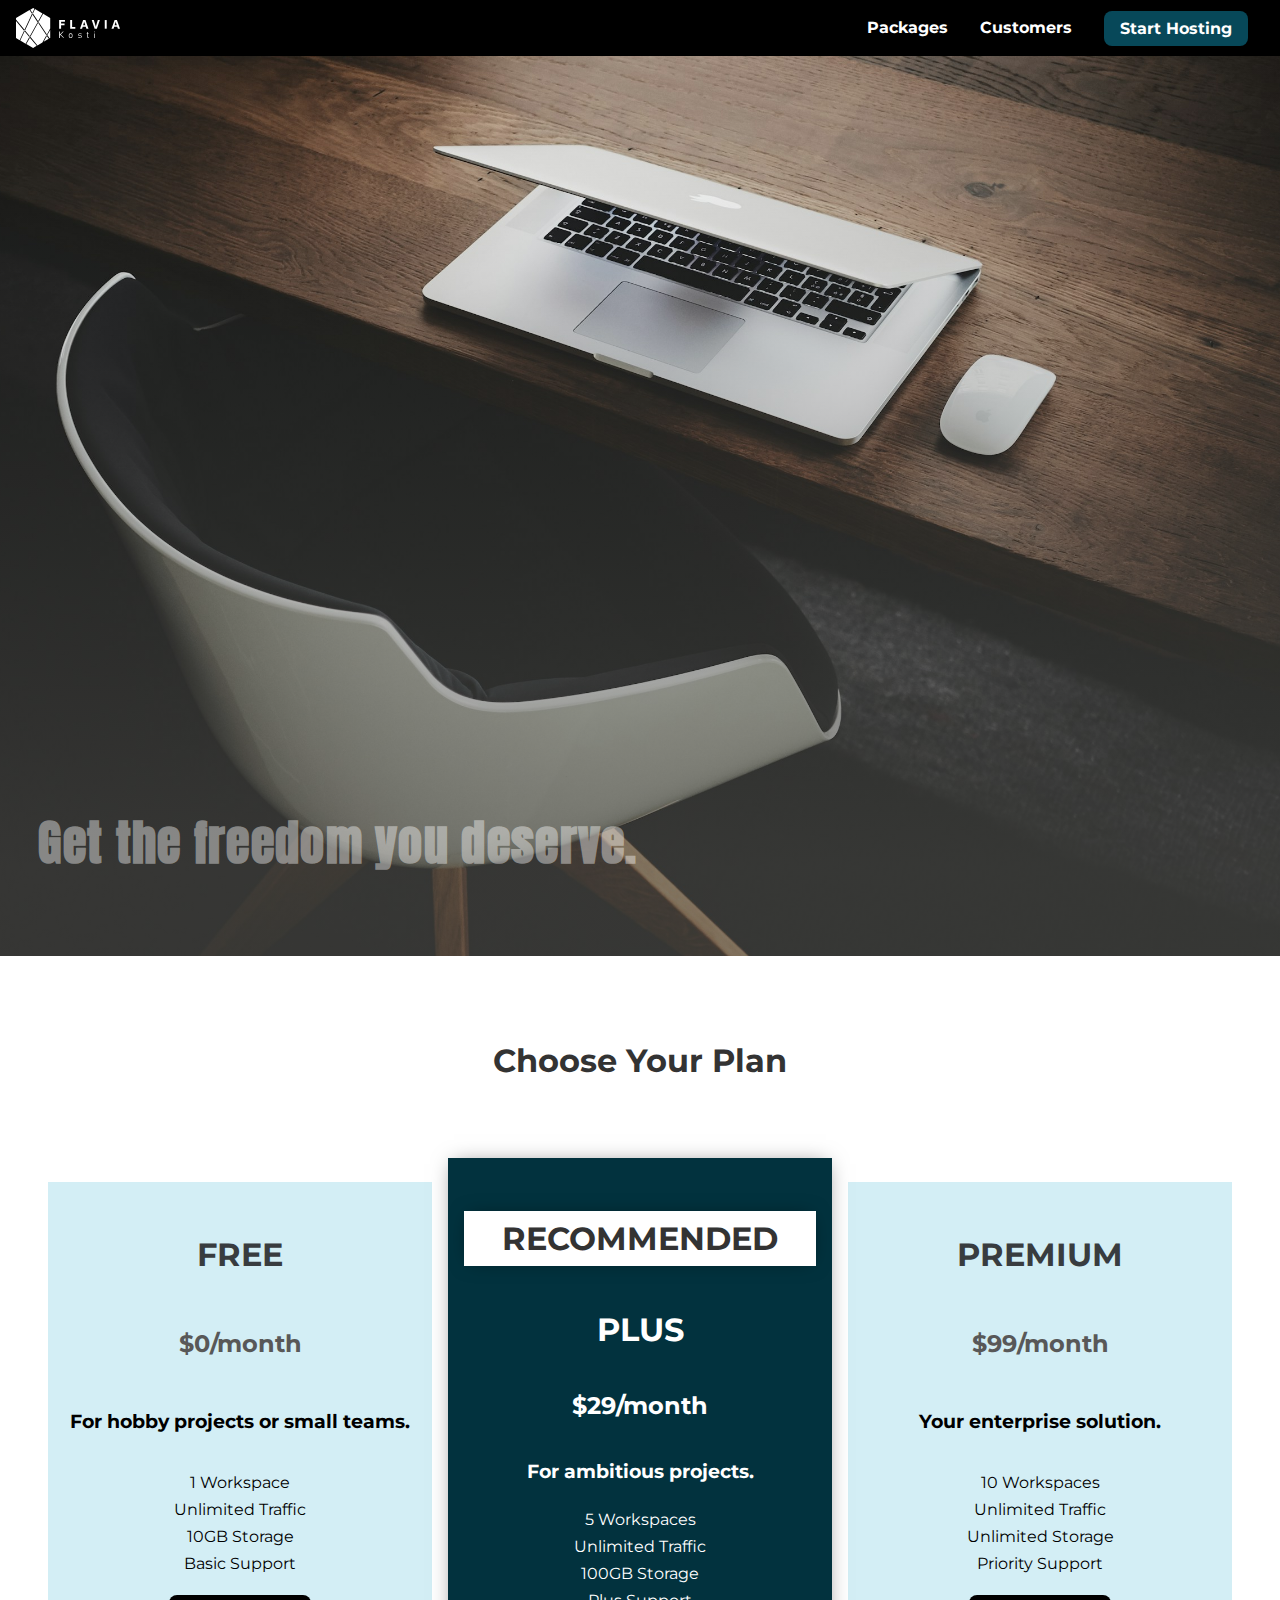
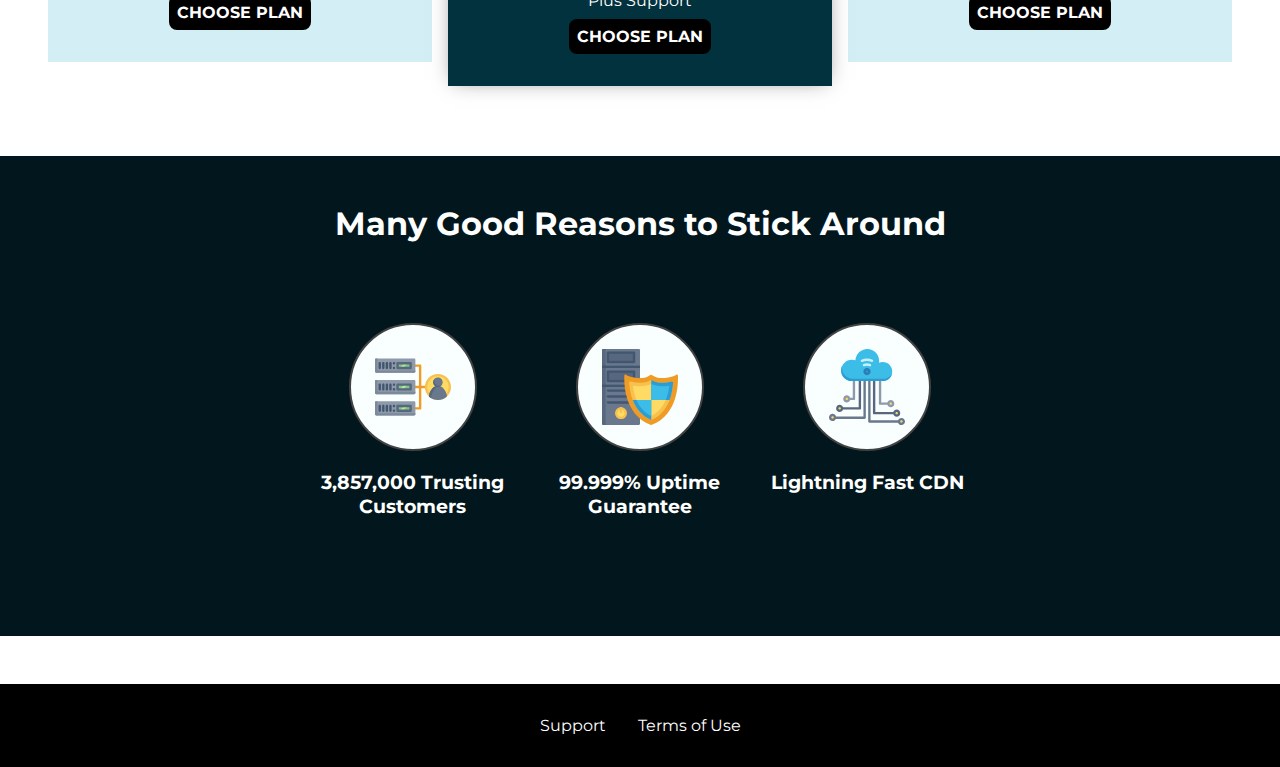
<file: index.html>
<!DOCTYPE html>
<html lang="en">

<head>
    <meta charset="UTF-8">
    <meta http-equiv="X-UA-Compatible" content="ie=edge">
    <meta name="viewport" content="width=device-width, initial-scale=1.0">
    <link rel="stylesheet" href="shared.css">
    <link rel="stylesheet" href="main.css">
    <title>CSS - Practicing the Basics</title>
</head>

<body>
    <div class="backdrop"></div>
    <div class="modal">
        <h1 class="modal__title">Do you want to continue?</h1>
        <div class="modal__actions">
            <a href="start-hosting/index.html" class="modal__action">Yes!</a>
            <button class="modal__action modal__action--negative" type="button">No!</button>
        </div>
    </div>
    <header class="main-header">
        <div>
            <button class="toggle-button">
                <span class="toggle-button__bar"></span>
                <span class="toggle-button__bar"></span>
                <span class="toggle-button__bar"></span>
            </button>
            <a href="https://all-projects-portfolio.web.app/" target="_blank" class="main-header__brand">
                <img src="images/flavia1.svg" alt="uHost - Your favorite hosting company">
            </a>
        </div>
        <nav class="main-nav">
            <ul class="main-nav__items">
                <li class="main-nav__item">
                    <a href="packages/index.html">Packages</a>
                </li>
                <li class="main-nav__item">
                    <a href="customers/index.html">Customers</a>
                </li>
                <li class="main-nav__item main-nav__item--cta">
                    <a href="start-hosting/index.html">Start Hosting</a>
                </li>
            </ul>
        </nav>
    </header>
    <nav class="mobile-nav">
        <ul class="mobile-nav__items">
            <li class="mobile-nav__item">
                <a href="packages/index.html">Packages</a>
            </li>
            <li class="mobile-nav__item">
                <a href="customers/index.html">Customers</a>
            </li>
            <li class="mobile-nav__item mobile-nav__item--cta">
                <a href="start-hosting/index.html">Start Hosting</a>
            </li>
        </ul>
    </nav>
    <main>
        <section id="product-overview">
            <h1>Get the freedom you deserve.</h1>
        </section>
        <section id="plans">
            <h1 class="section-title">Choose Your Plan</h1>
            <div class="plan__list">
                <article class="plan">
                    <h1 class="plan__title">FREE</h1>
                    <h2 class="plan__price">$0/month</h2>
                    <h3>For hobby projects or small teams.</h3>
                    <ul class="plan__features">
                        <li class="plan__feature">1 Workspace</li>
                        <li class="plan__feature">Unlimited Traffic</li>
                        <li class="plan__feature">10GB Storage</li>
                        <li class="plan__feature">Basic Support</li>
                    </ul>
                    <div>
                        <button class="button">CHOOSE PLAN</button>
                    </div>
                </article>
                <article class="plan plan--highlighted">
                    <h1 class="plan__annotation">RECOMMENDED</h1>
                    <h1 class="plan__title">PLUS</h1>
                    <h2 class="plan__price">$29/month</h2>
                    <h3>For ambitious projects.</h3>
                    <ul class="plan__features">
                        <li class="plan__feature">5 Workspaces</li>
                        <li class="plan__feature">Unlimited Traffic</li>
                        <li class="plan__feature">100GB Storage</li>
                        <li class="plan__feature">Plus Support</li>
                    </ul>
                    <div>
                        <button class="button">CHOOSE PLAN</button>
                    </div>
                </article>
                <article class="plan">
                    <h1 class="plan__title">PREMIUM</h1>
                    <h2 class="plan__price">$99/month</h2>
                    <h3>Your enterprise solution.</h3>
                    <ul class="plan__features">
                        <li class="plan__feature">10 Workspaces</li>
                        <li class="plan__feature">Unlimited Traffic</li>
                        <li class="plan__feature">Unlimited Storage</li>
                        <li class="plan__feature">Priority Support</li>
                    </ul>
                    <div>
                        <button class="button">CHOOSE PLAN</button>
                    </div>
                </article>
            </div>
        </section>
        <section id="key-features">
            <h1 class="section-title">Many Good Reasons to Stick Around</h1>
            <ul class="key-feature__list">
                <li class="key-feature">
                    <div class="key-feature__image">
                        <svg viewBox="0 0 512 512">
                            <path style="fill:#F09B24;"
                                d="M344,248h-32V112c0-4.418-3.582-8-8-8h-40c-4.418,0-8,3.582-8,8s3.582,8,8,8h32v128h-32  c-4.418,0-8,3.582-8,8s3.582,8,8,8h32v128h-32c-4.418,0-8,3.582-8,8s3.582,8,8,8h40c4.418,0,8-3.582,8-8V264h32c4.418,0,8-3.582,8-8  S348.418,248,344,248z" />
                            <path style="fill:#8E9AA9;"
                                d="M264,64H8c-4.418,0-8,3.582-8,8v80c0,4.418,3.582,8,8,8h256c4.418,0,8-3.582,8-8V72  C272,67.582,268.418,64,264,64z" />
                            <path style="fill:#7C899B;"
                                d="M24,144c-4.418,0-8-3.582-8-8V64H8c-4.418,0-8,3.582-8,8v80c0,4.418,3.582,8,8,8h256  c4.418,0,8-3.582,8-8v-8H24z" />
                            <rect x="152" y="96" style="fill:#B8E3A8;" width="88" height="32" />
                            <g>
                                <polygon style="fill:#7EC97D;" points="152,96 152,128 166,128 198,96  " />
                                <polygon style="fill:#7EC97D;" points="220,96 188,128 240,128 240,96  " />
                            </g>
                            <path style="fill:#56677E;"
                                d="M240,136h-88c-4.418,0-8-3.582-8-8V96c0-4.418,3.582-8,8-8h88c4.418,0,8,3.582,8,8v32  C248,132.418,244.418,136,240,136z M160,120h72v-16h-72V120z" />
                            <g>
                                <path style="fill:#435670;"
                                    d="M32,136c-4.418,0-8-3.582-8-8V96c0-4.418,3.582-8,8-8s8,3.582,8,8v32C40,132.418,36.418,136,32,136z   " />
                                <path style="fill:#435670;"
                                    d="M56,136c-4.418,0-8-3.582-8-8V96c0-4.418,3.582-8,8-8s8,3.582,8,8v32C64,132.418,60.418,136,56,136z   " />
                                <path style="fill:#435670;"
                                    d="M80,136c-4.418,0-8-3.582-8-8V96c0-4.418,3.582-8,8-8s8,3.582,8,8v32C88,132.418,84.418,136,80,136z   " />
                                <path style="fill:#435670;"
                                    d="M104,136c-4.418,0-8-3.582-8-8V96c0-4.418,3.582-8,8-8s8,3.582,8,8v32   C112,132.418,108.418,136,104,136z" />
                                <path style="fill:#435670;"
                                    d="M128,105c-4.418,0-8-3.582-8-8v-1c0-4.418,3.582-8,8-8s8,3.582,8,8v1   C136,101.418,132.418,105,128,105z" />
                                <path style="fill:#435670;"
                                    d="M128,136c-4.418,0-8-3.582-8-8v-1c0-4.418,3.582-8,8-8s8,3.582,8,8v1   C136,132.418,132.418,136,128,136z" />
                            </g>
                            <path style="fill:#8E9AA9;"
                                d="M264,208H8c-4.418,0-8,3.582-8,8v80c0,4.418,3.582,8,8,8h256c4.418,0,8-3.582,8-8v-80  C272,211.582,268.418,208,264,208z" />
                            <path style="fill:#7C899B;"
                                d="M24,288c-4.418,0-8-3.582-8-8v-72H8c-4.418,0-8,3.582-8,8v80c0,4.418,3.582,8,8,8h256  c4.418,0,8-3.582,8-8v-8H24z" />
                            <rect x="152" y="240" style="fill:#B8E3A8;" width="88" height="32" />
                            <g>
                                <polygon style="fill:#7EC97D;" points="152,240 152,272 166,272 198,240  " />
                                <polygon style="fill:#7EC97D;" points="220,240 188,272 240,272 240,240  " />
                            </g>
                            <path style="fill:#56677E;"
                                d="M240,280h-88c-4.418,0-8-3.582-8-8v-32c0-4.418,3.582-8,8-8h88c4.418,0,8,3.582,8,8v32  C248,276.418,244.418,280,240,280z M160,264h72v-16h-72V264z" />
                            <g>
                                <path style="fill:#435670;"
                                    d="M32,280c-4.418,0-8-3.582-8-8v-32c0-4.418,3.582-8,8-8s8,3.582,8,8v32C40,276.418,36.418,280,32,280   z" />
                                <path style="fill:#435670;"
                                    d="M56,280c-4.418,0-8-3.582-8-8v-32c0-4.418,3.582-8,8-8s8,3.582,8,8v32C64,276.418,60.418,280,56,280   z" />
                                <path style="fill:#435670;"
                                    d="M80,280c-4.418,0-8-3.582-8-8v-32c0-4.418,3.582-8,8-8s8,3.582,8,8v32C88,276.418,84.418,280,80,280   z" />
                                <path style="fill:#435670;"
                                    d="M104,280c-4.418,0-8-3.582-8-8v-32c0-4.418,3.582-8,8-8s8,3.582,8,8v32   C112,276.418,108.418,280,104,280z" />
                                <path style="fill:#435670;"
                                    d="M128,249c-4.418,0-8-3.582-8-8v-1c0-4.418,3.582-8,8-8s8,3.582,8,8v1   C136,245.418,132.418,249,128,249z" />
                                <path style="fill:#435670;"
                                    d="M128,280c-4.418,0-8-3.582-8-8v-1c0-4.418,3.582-8,8-8s8,3.582,8,8v1   C136,276.418,132.418,280,128,280z" />
                            </g>
                            <path style="fill:#8E9AA9;"
                                d="M264,352H8c-4.418,0-8,3.582-8,8v80c0,4.418,3.582,8,8,8h256c4.418,0,8-3.582,8-8v-80  C272,355.582,268.418,352,264,352z" />
                            <path style="fill:#7C899B;"
                                d="M24,432c-4.418,0-8-3.582-8-8v-72H8c-4.418,0-8,3.582-8,8v80c0,4.418,3.582,8,8,8h256  c4.418,0,8-3.582,8-8v-8H24z" />
                            <rect x="152" y="384" style="fill:#B8E3A8;" width="88" height="32" />
                            <g>
                                <polygon style="fill:#7EC97D;" points="152,384 152,416 166,416 198,384  " />
                                <polygon style="fill:#7EC97D;" points="220,384 188,416 240,416 240,384  " />
                            </g>
                            <path style="fill:#56677E;"
                                d="M240,424h-88c-4.418,0-8-3.582-8-8v-32c0-4.418,3.582-8,8-8h88c4.418,0,8,3.582,8,8v32  C248,420.418,244.418,424,240,424z M160,408h72v-16h-72V408z" />
                            <g>
                                <path style="fill:#435670;"
                                    d="M32,424c-4.418,0-8-3.582-8-8v-32c0-4.418,3.582-8,8-8s8,3.582,8,8v32C40,420.418,36.418,424,32,424   z" />
                                <path style="fill:#435670;"
                                    d="M56,424c-4.418,0-8-3.582-8-8v-32c0-4.418,3.582-8,8-8s8,3.582,8,8v32C64,420.418,60.418,424,56,424   z" />
                                <path style="fill:#435670;"
                                    d="M80,424c-4.418,0-8-3.582-8-8v-32c0-4.418,3.582-8,8-8s8,3.582,8,8v32C88,420.418,84.418,424,80,424   z" />
                                <path style="fill:#435670;"
                                    d="M104,424c-4.418,0-8-3.582-8-8v-32c0-4.418,3.582-8,8-8s8,3.582,8,8v32   C112,420.418,108.418,424,104,424z" />
                                <path style="fill:#435670;"
                                    d="M128,393c-4.418,0-8-3.582-8-8v-1c0-4.418,3.582-8,8-8s8,3.582,8,8v1   C136,389.418,132.418,393,128,393z" />
                                <path style="fill:#435670;"
                                    d="M128,424c-4.418,0-8-3.582-8-8v-1c0-4.418,3.582-8,8-8s8,3.582,8,8v1   C136,420.418,132.418,424,128,424z" />
                            </g>
                            <path style="fill:#F7C14D;"
                                d="M424,168c-48.523,0-88,39.477-88,88s39.477,88,88,88s88-39.477,88-88S472.523,168,424,168z" />
                            <path style="fill:#FFDB66;"
                                d="M424,184c-39.701,0-72,32.299-72,72s32.299,72,72,72s72-32.299,72-72S463.701,184,424,184z" />
                            <path style="fill:#69788D;"
                                d="M484.893,314.16C476.393,274.588,451.922,248,424,248s-52.393,26.588-60.893,66.16  c-0.605,2.82,0.354,5.749,2.511,7.664C381.731,336.124,402.465,344,424,344s42.269-7.876,58.381-22.176  C484.539,319.909,485.498,316.98,484.893,314.16z" />
                            <path style="fill:#56677E;"
                                d="M434.053,249.171C430.768,248.403,427.411,248,424,248c-27.922,0-52.393,26.588-60.893,66.16  c-0.605,2.82,0.354,5.749,2.511,7.664c3.383,3.002,6.979,5.703,10.734,8.125C384.904,286.243,407.373,255.378,434.053,249.171z" />
                            <path style="fill:#69788D;"
                                d="M424,192c-17.645,0-32,14.355-32,32s14.355,32,32,32s32-14.355,32-32S441.645,192,424,192z" />
                            <path style="fill:#56677E;"
                                d="M432,248c-17.645,0-32-14.355-32-32c0-6.783,2.128-13.076,5.742-18.258  C397.444,203.53,392,213.138,392,224c0,17.645,14.355,32,32,32c10.862,0,20.471-5.444,26.258-13.742  C445.076,245.872,438.783,248,432,248z" />

                        </svg>
                    </div>
                    <p class="key-feature__description">3,857,000 Trusting Customers</p>
                </li>
                <li class="key-feature">
                    <div class="key-feature__image">
                        <svg viewBox="0 0 512 512">
                            <path style="fill:#69788D;"
                                d="M248,0H8C3.582,0,0,3.582,0,8v496c0,4.418,3.582,8,8,8h240c4.418,0,8-3.582,8-8V8  C256,3.582,252.418,0,248,0z" />
                            <path style="fill:#56677E;"
                                d="M24,504V8c0-4.418,3.582-8,8-8H8C3.582,0,0,3.582,0,8v496c0,4.418,3.582,8,8,8h24  C27.582,512,24,508.418,24,504z" />
                            <g>
                                <rect x="0" y="112" style="fill:#435670;" width="256" height="16" />
                                <rect x="0" y="240" style="fill:#435670;" width="256" height="16" />
                            </g>
                            <path style="fill:#F7C14D;"
                                d="M128,392c-22.056,0-40,17.944-40,40s17.944,40,40,40s40-17.944,40-40S150.056,392,128,392z" />
                            <path style="fill:#FFDB66;"
                                d="M128,408c-13.233,0-24,10.767-24,24s10.767,24,24,24s24-10.767,24-24S141.233,408,128,408z" />
                            <path style="fill:#F7C14D;"
                                d="M128,392c-2.739,0-5.414,0.278-8,0.805V424c0,4.418,3.582,8,8,8c4.418,0,8-3.582,8-8v-31.195  C133.414,392.278,130.739,392,128,392z" />
                            <g>
                                <path style="fill:#435670;"
                                    d="M216,288H40c-4.418,0-8-3.582-8-8s3.582-8,8-8h176c4.418,0,8,3.582,8,8S220.418,288,216,288z" />
                                <path style="fill:#435670;"
                                    d="M216,328H40c-4.418,0-8-3.582-8-8s3.582-8,8-8h176c4.418,0,8,3.582,8,8S220.418,328,216,328z" />
                                <path style="fill:#435670;"
                                    d="M216,368H40c-4.418,0-8-3.582-8-8s3.582-8,8-8h176c4.418,0,8,3.582,8,8S220.418,368,216,368z" />
                                <path style="fill:#435670;"
                                    d="M216,16H40c-4.418,0-8,3.582-8,8v64c0,4.418,3.582,8,8,8h176c4.418,0,8-3.582,8-8V24   C224,19.582,220.418,16,216,16z" />
                            </g>
                            <rect x="48" y="32" style="fill:#56677E;" width="160" height="48" />
                            <path style="fill:#435670;"
                                d="M216,144H40c-4.418,0-8,3.582-8,8v64c0,4.418,3.582,8,8,8h176c4.418,0,8-3.582,8-8v-64  C224,147.582,220.418,144,216,144z" />
                            <rect x="48" y="160" style="fill:#56677E;" width="160" height="48" />
                            <path style="fill:#F09B24;"
                                d="M511.747,180.237c-0.194-6.537-8.107-10.107-13.135-5.894c-5.6,4.693-42.904,21.282-98.514,21.282  c-33.45,0-64.625-20.999-64.929-21.206c-2.9-1.991-6.764-1.85-9.512,0.346c-2.677,2.135-27.201,20.86-63.793,20.86  c-55.607,0-92.914-16.589-98.515-21.282c-5.028-4.211-12.941-0.645-13.135,5.894c-1.634,54.834,4.655,105.941,18.693,151.903  c12.096,39.604,29.759,74.047,52.497,102.373c27.538,34.304,62.743,59.882,104.66,76.045c3.069,1.918,6.757,1.921,9.83,0  c41.917-16.163,77.122-41.741,104.66-76.045c22.738-28.326,40.401-62.77,52.497-102.373  C507.092,286.179,513.381,235.071,511.747,180.237z" />
                            <path style="fill:#F7C14D;"
                                d="M476.21,221.226c-1.953-1.631-4.568-2.235-7.036-1.628c-21.686,5.327-44.926,8.028-69.075,8.028  c-25.926,0-49.633-8.975-64.955-16.504c-2.307-1.134-5.016-1.091-7.284,0.116c-14.059,7.477-36.919,16.388-65.994,16.388  c-24.153,0-47.394-2.701-69.075-8.028c-5.155-1.268-10.221,2.966-9.894,8.261c2.077,33.693,7.668,65.635,16.616,94.935  c22.774,74.565,66.139,126.334,128.888,153.868c2.032,0.891,4.397,0.891,6.43,0c61.777-27.107,104.716-78.876,127.62-153.868  c8.948-29.3,14.539-61.241,16.616-94.935C479.224,225.319,478.163,222.856,476.21,221.226z" />
                            <path style="fill:#FFDB66;"
                                d="M331.609,451.727c-52.604-25.289-89.304-70.987-109.144-135.944  c-6.532-21.39-11.162-44.336-13.82-68.447c17.133,2.852,34.952,4.291,53.22,4.291c29.394,0,53.376-7.793,69.978-15.561  c17.44,7.736,41.656,15.561,68.256,15.561c18.267,0,36.085-1.439,53.219-4.291c-2.659,24.112-7.288,47.06-13.82,68.448  C419.545,381.108,383.27,426.805,331.609,451.727z" />
                            <g>
                                <path style="fill:#2C9DD4;"
                                    d="M479.066,227.858c0.157-2.539-0.903-5.002-2.856-6.633s-4.568-2.235-7.036-1.628   c-21.686,5.327-44.926,8.028-69.075,8.028c-25.926,0-49.633-8.975-64.955-16.504c-1.057-0.52-2.2-0.78-3.345-0.806l-0.072,133.351   h123.601c2.556-6.746,4.933-13.702,7.123-20.874C471.398,293.493,476.989,261.552,479.066,227.858z" />
                                <path style="fill:#2C9DD4;"
                                    d="M206.658,343.667c24.153,63.42,65.028,108.108,121.743,132.995c1.031,0.452,2.147,0.673,3.263,0.666   l0.063-133.661H206.658z" />
                            </g>
                            <g>
                                <path style="fill:#3CBDE8;"
                                    d="M439.497,315.783c6.532-21.389,11.161-44.336,13.82-68.448c-17.134,2.852-34.952,4.291-53.219,4.291   c-26.6,0-50.815-7.824-68.256-15.561l-0.116,107.601h97.758C433.179,334.807,436.524,325.518,439.497,315.783z" />
                                <path style="fill:#3CBDE8;"
                                    d="M232.523,343.667c21.144,50.298,54.363,86.56,99.087,108.06l0.117-108.06H232.523z" />
                            </g>
                        </svg>
                    </div>
                    <p class="key-feature__description">99.999% Uptime Guarantee</p>
                </li>
                <li class="key-feature">
                    <div class="key-feature__image">
                        <svg viewBox="0 0 512 512">
                            <path style="fill:#8E9AA9;"
                                d="M168,200c-4.418,0-8,3.582-8,8v120h-17.376c-3.302-9.311-12.194-16-22.624-16  c-13.234,0-24,10.767-24,24s10.766,24,24,24c10.429,0,19.321-6.689,22.624-16H168c4.418,0,8-3.582,8-8V208  C176,203.582,172.418,200,168,200z" />
                            <path style="fill:#FFDB66;"
                                d="M120,328c-4.411,0-8,3.589-8,8s3.589,8,8,8s8-3.589,8-8S124.411,328,120,328z" />
                            <path style="fill:#56677E;"
                                d="M208,200c-4.418,0-8,3.582-8,8v184H94.624C91.322,382.689,82.43,376,72,376  c-13.234,0-24,10.767-24,24s10.766,24,24,24c10.429,0,19.321-6.689,22.624-16H208c4.418,0,8-3.582,8-8V208  C216,203.582,212.418,200,208,200z" />
                            <path style="fill:#FFDB66;"
                                d="M72,392c-4.411,0-8,3.589-8,8s3.589,8,8,8s8-3.589,8-8S76.411,392,72,392z" />
                            <path style="fill:#69788D;"
                                d="M240,208c-4.418,0-8,3.582-8,8v239H47.24c-2.671-10.34-12.078-18-23.24-18c-13.234,0-24,10.767-24,24  s10.766,24,24,24c9.666,0,18.009-5.747,21.809-14H240c4.418,0,8-3.582,8-8V216C248,211.582,244.418,208,240,208z" />
                            <path style="fill:#FFDB66;"
                                d="M24,453c-4.411,0-8,3.589-8,8s3.589,8,8,8s8-3.589,8-8S28.411,453,24,453z" />
                            <path style="fill:#69788D;"
                                d="M488,464c-10.429,0-19.321,6.689-22.624,16H280V208c0-4.418-3.582-8-8-8s-8,3.582-8,8v280  c0,4.418,3.582,8,8,8h193.376c3.302,9.311,12.194,16,22.624,16c13.234,0,24-10.767,24-24S501.234,464,488,464z" />
                            <path style="fill:#FFDB66;"
                                d="M488,480c-4.411,0-8,3.589-8,8s3.589,8,8,8s8-3.589,8-8S492.411,480,488,480z" />
                            <path style="fill:#56677E;"
                                d="M456,408c-10.429,0-19.321,6.689-22.624,16H312V208c0-4.418-3.582-8-8-8s-8,3.582-8,8v224  c0,4.418,3.582,8,8,8h129.376c3.302,9.311,12.194,16,22.624,16c13.234,0,24-10.767,24-24S469.234,408,456,408z" />
                            <path style="fill:#FFDB66;"
                                d="M456,424c-4.411,0-8,3.589-8,8s3.589,8,8,8s8-3.589,8-8S460.411,424,456,424z" />
                            <path style="fill:#8E9AA9;"
                                d="M416,344c-10.429,0-19.321,6.689-22.624,16H352V208c0-4.418-3.582-8-8-8s-8,3.582-8,8v160  c0,4.418,3.582,8,8,8h49.376c3.302,9.311,12.194,16,22.624,16c13.234,0,24-10.767,24-24S429.234,344,416,344z" />
                            <path style="fill:#FFDB66;"
                                d="M416,360c-4.411,0-8,3.589-8,8s3.589,8,8,8s8-3.589,8-8S420.411,360,416,360z" />
                            <path style="fill:#3CBDE8;"
                                d="M362,88c-8.741,0-17.231,1.751-25.06,5.085C337.646,88.797,338,84.43,338,80  c0-44.112-35.888-80-80-80c-42.823,0-77.895,33.816-79.909,76.149C170.393,73.415,162.244,72,154,72c-39.701,0-72,32.299-72,72  s32.299,72,72,72h208c35.29,0,64-28.71,64-64S397.29,88,362,88z" />
                            <path style="fill:#2C9DD4;"
                                d="M368,200H160c-39.701,0-72-32.299-72-72c0-5.863,0.721-11.559,2.05-17.019  C84.918,120.88,82,132.102,82,144c0,39.701,32.299,72,72,72h208c30.389,0,55.88-21.296,62.379-49.743  C413.565,186.327,392.352,200,368,200z" />
                            <path style="fill:#2A7DB5;"
                                d="M256,128c-13.234,0-24,10.767-24,24s10.766,24,24,24c13.233,0,24-10.767,24-24S269.233,128,256,128z" />
                            <path style="fill:#2C9DD4;"
                                d="M256,144c-4.411,0-8,3.589-8,8s3.589,8,8,8c4.411,0,8-3.589,8-8S260.411,144,256,144z" />
                            <g>
                                <path style="fill:#C5F1FA;"
                                    d="M221.755,87.695c-2.994,0-5.864-1.688-7.233-4.572c-1.894-3.991-0.194-8.763,3.798-10.657   C230.157,66.849,242.834,64,256,64c13.166,0,25.844,2.849,37.68,8.466c3.992,1.895,5.692,6.666,3.798,10.657   s-6.666,5.692-10.657,3.798C277.144,82.328,266.774,80,256,80c-10.774,0-21.144,2.328-30.821,6.921   C224.072,87.446,222.904,87.695,221.755,87.695z" />
                                <path style="fill:#C5F1FA;"
                                    d="M276.545,116.618c-1.148,0-2.316-0.249-3.424-0.774C267.745,113.293,261.985,112,256,112   c-5.985,0-11.745,1.293-17.121,3.844c-3.991,1.895-8.763,0.192-10.657-3.798c-1.894-3.992-0.193-8.764,3.798-10.657   C239.557,97.813,247.625,96,256,96c8.376,0,16.444,1.813,23.98,5.389c3.991,1.894,5.692,6.665,3.798,10.657   C282.41,114.93,279.539,116.618,276.545,116.618z" />
                            </g>

                        </svg>
                    </div>
                    <p class="key-feature__description">Lightning Fast CDN</p>
                </li>
            </ul>
        </section>
    </main>
    <footer class="main-footer">
        <nav>
            <ul class="main-footer__links">
                <li class="main-footer__link">
                    <a href="#">Support</a>
                </li>
                <li class="main-footer__link">
                    <a href="#">Terms of Use</a>
                </li>
            </ul>
        </nav>
    </footer>
    <script src="shared.js"></script>
</body>

</html>
</file>
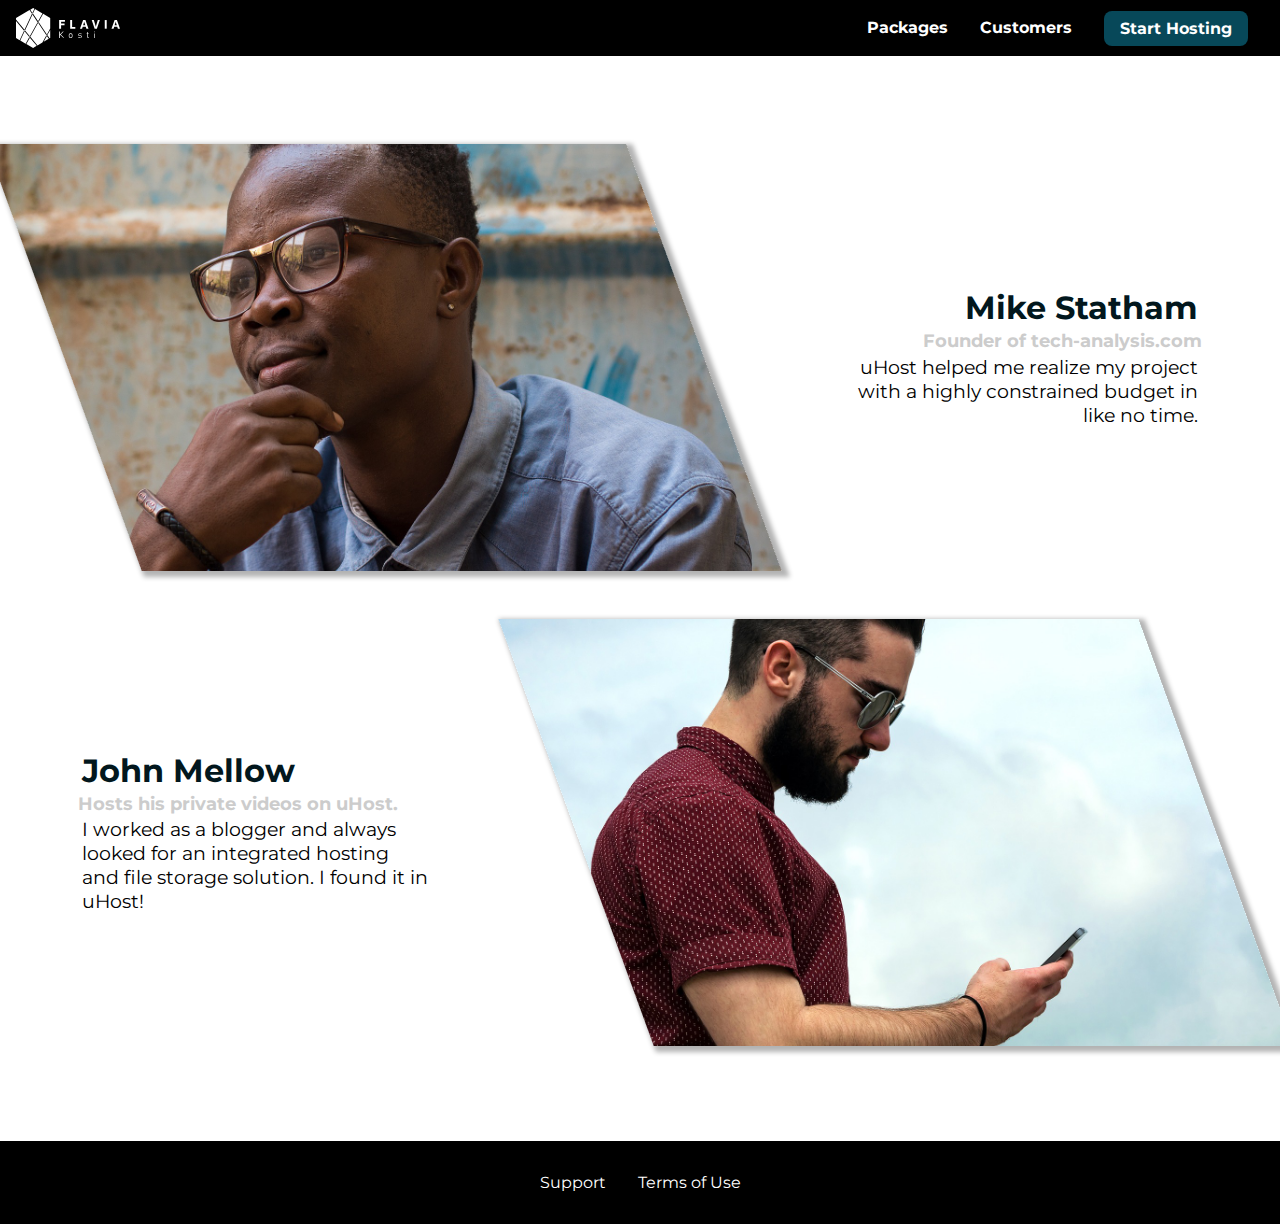
<file: customers/index.html>
<!DOCTYPE html>
<html lang="en">

<head>
    <meta charset="UTF-8">
    <meta name="viewport" content="width=device-width, initial-scale=1.0">
    <meta http-equiv="X-UA-Compatible" content="ie=edge">
    <title>uHost Customers</title>
    <link rel="shortcut icon" href="../favicon.png">
    <link rel="stylesheet" href="../shared.css">
    <link rel="stylesheet" href="customers.css">
</head>

<body>
    <div class="backdrop"></div>
    <header class="main-header">
        <div>
            <button class="toggle-button">
                <span class="toggle-button__bar"></span>
                <span class="toggle-button__bar"></span>
                <span class="toggle-button__bar"></span>
            </button>
            <a href="../index.html" class="main-header__brand">
                <img src="../images/flavia1.svg" alt="uHost - Your favorite hosting company">
            </a>
        </div>
        <nav class="main-nav">
            <ul class="main-nav__items">
                <li class="main-nav__item">
                    <a href="../packages/index.html">Packages</a>
                </li>
                <li class="main-nav__item">
                    <a href="index.html">Customers</a>
                </li>
                <li class="main-nav__item main-nav__item--cta">
                    <a href="../start-hosting/index.html">Start Hosting</a>
                </li>
            </ul>
        </nav>
    </header>
    <nav class="mobile-nav">
        <ul class="mobile-nav__items">
            <li class="mobile-nav__item">
                <a href="../packages/index.html">Packages</a>
            </li>
            <li class="mobile-nav__item">
                <a href="index.html">Customers</a>
            </li>
            <li class="mobile-nav__item mobile-nav__item--cta">
                <a href="../start-hosting/index.html">Start Hosting</a>
            </li>
        </ul>
    </nav>
    <main>
        <div>
            <div class="testimonial" id="customer-1">
                <div class="testimonial__image-container">
                    <img src="../images/customer-1.jpg" alt="Mike Statham - Customer" class="testimonial__image">
                </div>
                <div class="testimonial__info">
                    <h1 class="testimonial__name">Mike Statham</h1>
                    <h2 class="testimonial__subtitle">Founder of
                        <a href="tech-analysis.com">tech-analysis.com</a>
                    </h2>
                    <p class="testimonial__text">uHost helped me realize my project with a highly constrained budget in
                        like no time.</p>
                </div>
            </div>
            <div class="testimonial" id="customer-2">

                <div class="testimonial__info">
                    <h1 class="testimonial__name">John Mellow</h1>
                    <h2 class="testimonial__subtitle">Hosts his private videos on uHost.
                    </h2>
                    <p class="testimonial__text">I worked as a blogger and always looked for an integrated hosting and
                        file storage solution. I found
                        it in uHost!
                    </p>
                </div>
                <div class="testimonial__image-container">
                    <img src="../images/customer-2.jpg" alt="John Mellow - Customer" class="testimonial__image">
                </div>
            </div>
        </div>
    </main>
    <footer class="main-footer">
        <nav>
            <ul class="main-footer__links">
                <li class="main-footer__link">
                    <a href="#">Support</a>
                </li>
                <li class="main-footer__link">
                    <a href="#">Terms of Use</a>
                </li>
            </ul>
        </nav>
    </footer>
    <script src="../shared.js"></script>
</body>

</html>
</file>
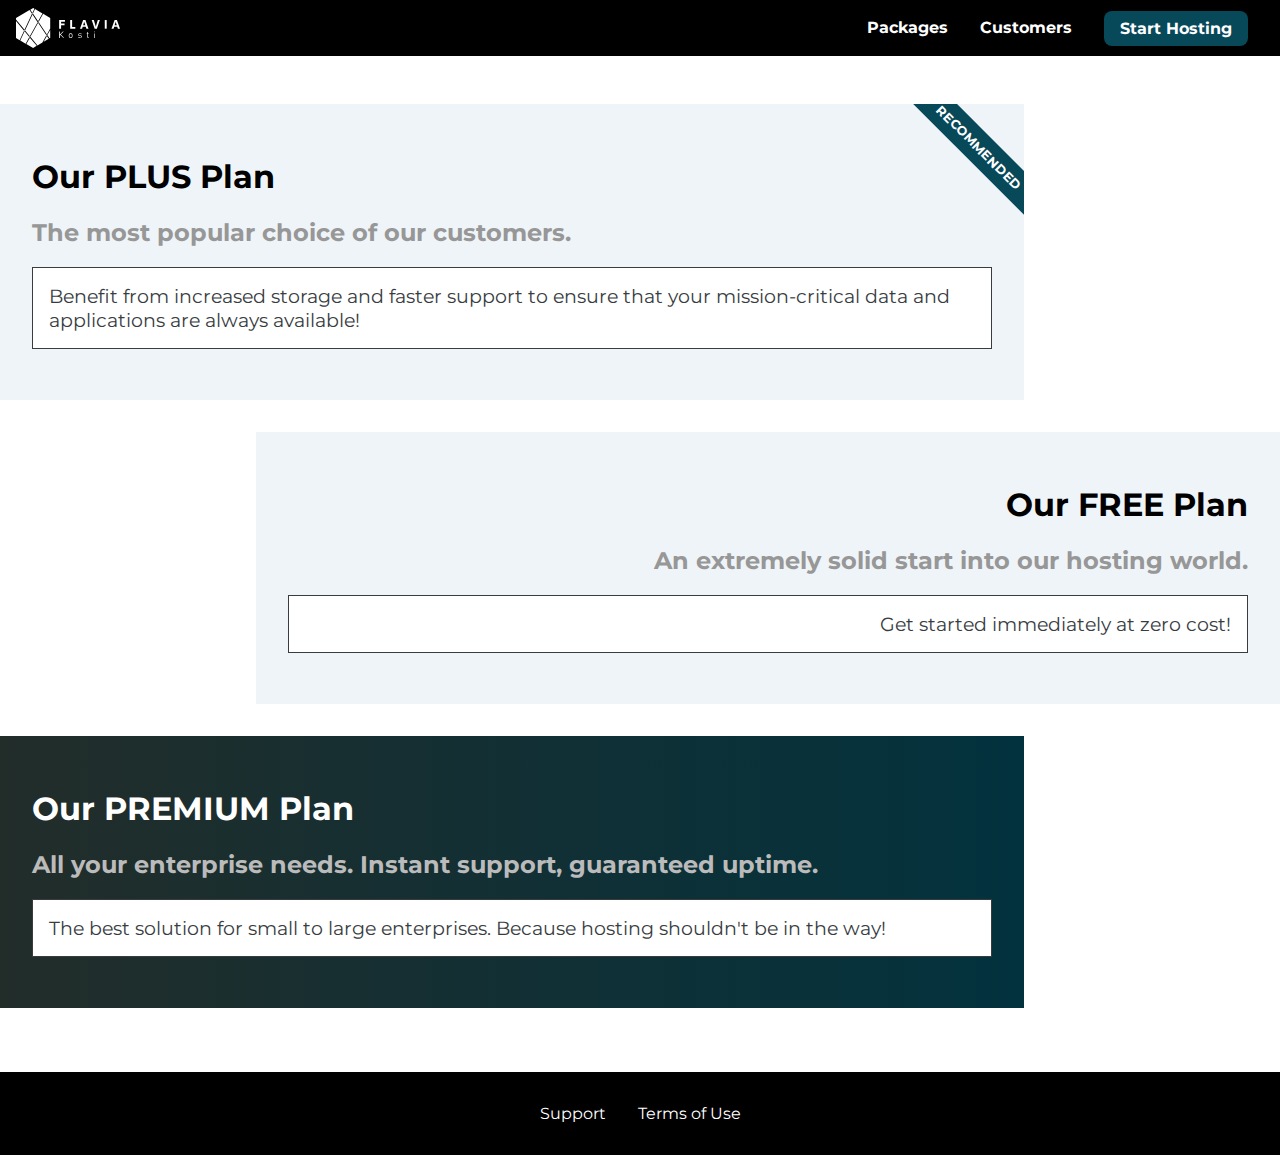
<file: packages/index.html>
<!DOCTYPE html>
<html lang="en">

<head>
    <meta charset="UTF-8">
    <meta http-equiv="X-UA-Compatible" content="ie=edge">
    <meta name="viewport" content="width=device-width, initial-scale=1.0">
    <title>uHost</title>
    <link rel="shortcut icon" href="../favicon.png">
    <link rel="stylesheet" href="../shared.css">
    <link rel="stylesheet" href="packages.css">
</head>

<body>
    <div class="backdrop"></div>
    <div class="background"></div>
    <header class="main-header">
        <div>
            <button class="toggle-button">
                <span class="toggle-button__bar"></span>
                <span class="toggle-button__bar"></span>
                <span class="toggle-button__bar"></span>
            </button>
            <a href="../index.html" class="main-header__brand">
                <img src="../images/flavia1.svg" alt="uHost - Your favorite hosting company">
            </a>
        </div>
        <nav class="main-nav">
            <ul class="main-nav__items">
                <li class="main-nav__item">
                    <a href="index.html">Packages</a>
                </li>
                <li class="main-nav__item">
                    <a href="../customers/index.html">Customers</a>
                </li>
                <li class="main-nav__item main-nav__item--cta">
                    <a href="../start-hosting/index.html">Start Hosting</a>
                </li>
            </ul>
        </nav>
    </header>
    <nav class="mobile-nav">
        <ul class="mobile-nav__items">
            <li class="mobile-nav__item">
                <a href="index.html">Packages</a>
            </li>
            <li class="mobile-nav__item">
                <a href="../customers/index.html">Customers</a>
            </li>
            <li class="mobile-nav__item mobile-nav__item--cta">
                <a href="../start-hosting/index.html">Start Hosting</a>
            </li>
        </ul>
    </nav>
    <main>
        <section class="package" id="plus">
            <a href="#">
                <h1 class="package__title">Our PLUS Plan</h1>
                <h2 class="package__badge">RECOMMENDED</h2>
                <h2 class="package__subtitle">The most popular choice of our customers.</h2>
                <p class="package__info">Benefit from increased storage and faster support to ensure that your
                    mission-critical data and applications
                    are always available!</p>
            </a>
        </section>
        <section class="package" id="free">
            <a href="#">
                <h1 class="package__title">Our FREE Plan</h1>
                <h2 class="package__subtitle">An extremely solid start into our hosting world.</h2>
                <p class="package__info">Get started immediately at zero cost!</p>
            </a>
        </section>
        <div class="clearfix"></div>
        <section class="package" id="premium">
            <a href="#">
                <h1 class="package__title">Our PREMIUM Plan</h1>
                <h2 class="package__subtitle">All your enterprise needs. Instant support, guaranteed uptime. </h2>
                <p class="package__info">The best solution for small to large enterprises. Because hosting shouldn't be
                    in the way!</p>
            </a>
        </section>
    </main>
    <footer class="main-footer">
        <nav>
            <ul class="main-footer__links">
                <li class="main-footer__link">
                    <a href="#">Support</a>
                </li>
                <li class="main-footer__link">
                    <a href="#">Terms of Use</a>
                </li>
            </ul>
        </nav>
    </footer>
    <script src="../shared.js"></script>
</body>

</html>
</file>
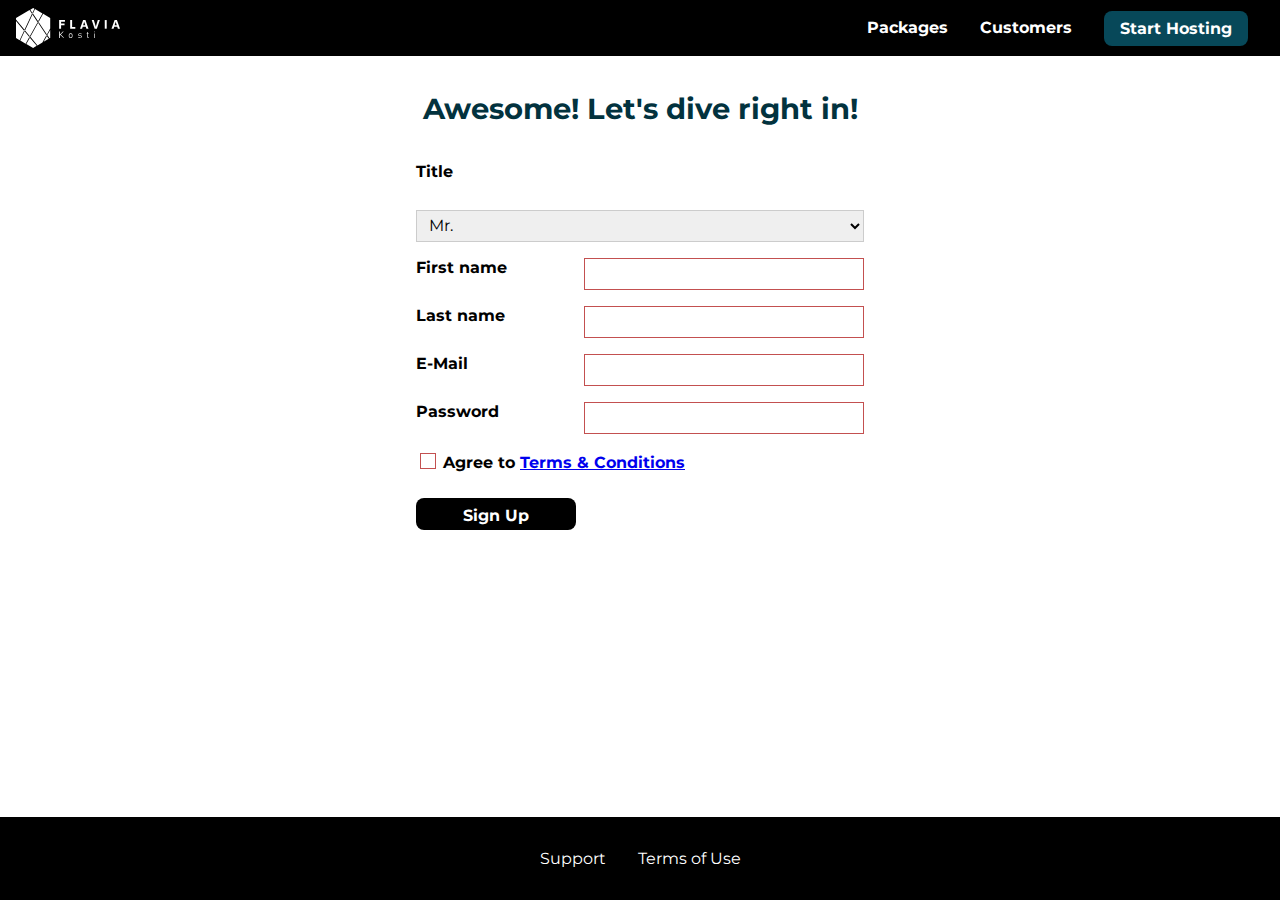
<file: start-hosting/index.html>
<!DOCTYPE html>
<html lang="en">

<head>
    <meta charset="UTF-8">
    <meta name="viewport" content="width=device-width, initial-scale=1.0">
    <meta http-equiv="X-UA-Compatible" content="ie=edge">
    <title>uHost Signup</title>
    <link rel="shortcut icon" href="../favicon.png">
    <link rel="stylesheet" href="../shared.css">
    <link rel="stylesheet" href="start-hosting.css">
</head>

<body>
    <div class="backdrop"></div>
    <header class="main-header">
        <div>
            <button class="toggle-button">
                <span class="toggle-button__bar"></span>
                <span class="toggle-button__bar"></span>
                <span class="toggle-button__bar"></span>
            </button>
            <a href="../index.html" class="main-header__brand">
                <img src="../images/flavia1.svg" alt="uHost - Your favorite hosting company">
            </a>
        </div>
        <nav class="main-nav">
            <ul class="main-nav__items">
                <li class="main-nav__item">
                    <a href="../packages/index.html">Packages</a>
                </li>
                <li class="main-nav__item">
                    <a href="../customers/index.html">Customers</a>
                </li>
                <li class="main-nav__item main-nav__item--cta">
                    <a href="index.html">Start Hosting</a>
                </li>
            </ul>
        </nav>
    </header>
    <nav class="mobile-nav">
        <ul class="mobile-nav__items">
            <li class="mobile-nav__item">
                <a href="../packages/index.html">Packages</a>
            </li>
            <li class="mobile-nav__item">
                <a href="../customers/index.html">Customers</a>
            </li>
            <li class="mobile-nav__item mobile-nav__item--cta">
                <a href="index.html">Start Hosting</a>
            </li>
        </ul>
    </nav>
    <main class="signup-page">
        <h1 class="signup-title">Awesome! Let's dive right in!</h1>
        <form action="index.html" class="signup-form">
            <label for="title">Title</label>
            <select id="title">
                <option value="mr">Mr.</option>
                <option value="ms">Ms.</option>
            </select>
            <label for="first-name">First name</label>
            <input type="text" id="first-name" required>
            <label for="last-name">Last name</label>
            <input type="text" id="last-name" required>
            <label for="email">E-Mail</label>
            <input type="email" id="email" required>
            <label for="password">Password</label>
            <input type="password" id="password" required>
            <div class="signup-form__checkbox">
                <input type="checkbox" id="agree-terms" required>
                <label for="agree-terms">Agree to
                    <a href="#">Terms &amp; Conditions</a>
                </label>
            </div>
            <button type="submit" class="button">Sign Up</button>
        </form>
    </main>
    <footer class="main-footer">
        <nav>
            <ul class="main-footer__links">
                <li class="main-footer__link">
                    <a href="#">Support</a>
                </li>
                <li class="main-footer__link">
                    <a href="#">Terms of Use</a>
                </li>
            </ul>
        </nav>
    </footer>
    <script src="../shared.js"></script>
</body>

</html>
</file>
<file: shared.css>
@import url("https://fonts.googleapis.com/css?family=Roboto:100,400,900");
@import url("https://fonts.googleapis.com/css?family=Anton");
@import url("https://fonts.googleapis.com/css?family=Montserrat:400,700");

:root {
  --dark-gray: #383c3f;
  --highlight-color: #074859;
}

* {
  box-sizing: border-box;
}

html {
  height: 100%;
}

body {
  font-family: "Montserrat", sans-serif;
  margin: 0;
  padding-top: 3.5rem;
}

@supports (display: grid) {
  body {
    display: grid;
    grid-template-rows: 3.5rem auto fit-content(8rem);
    grid-template-areas:
      "header"
      "main"
      "footer";
    padding-top: 0;
    height: 100%;
  }
}

main {
  grid-area: main;
}

.backdrop {
  display: none;
  position: fixed;
  opacity: 0;
  top: 0;
  left: 0;
  z-index: 100;
  width: 100vw;
  height: 100vh;
  background: rgba(0, 0, 0, 0.5);
  transition: opacity 0.2s linear;
}

.main-header {
  width: 100%;
  position: fixed;
  top: 0;
  left: 0;
  background: #000;
  padding: 0.5rem 1rem;
  z-index: 60;
  display: -webkit-box;
  display: -ms-flexbox;
  display: -webkit-flex;
  display: flex;
  align-items: center;
  justify-content: space-between;
}

.toggle-button {
  width: 3rem;
  background: transparent;
  border: none;
  cursor: pointer;
  padding-top: 0;
  padding-bottom: 0;
  vertical-align: middle;
}

.toggle-button:focus {
  outline: none;
}

.toggle-button__bar {
  width: 100%;
  height: 0.2rem;
  background: black;
  display: block;
  margin: 0.6rem 0;
}

.main-header__brand {
  color: #383c3f;
  text-decoration: none;
  font-weight: bold;
  /* width: 20px; */
}

.main-header__brand img {
  height: 2.5rem;
  vertical-align: middle;
  /* width: 100%; */
}

.main-nav {
  display: none;
}

.main-nav__items {
  margin: 0;
  padding: 0;
  list-style: none;
  display: flex;
}

.main-nav__item {
  margin: 0 1rem;
}

.main-nav__item a,
.mobile-nav__item a {
  text-decoration: none;
  color: #fff;
  font-weight: bold;
  padding: 0.2rem 0;
}

.main-nav__item a:hover,
.main-nav__item a:active {
  color: white;
  border-bottom: 2px solid white;
}

.main-nav__item--cta {
  animation: wiggle 400ms 3s 8 ease-out none;
}

.main-nav__item--cta a,
.mobile-nav__item--cta a {
  color: white;
  background: var(--highlight-color);
  padding: 0.5rem 1rem;
  border-radius: 8px;
}

.main-nav__item--cta a:hover,
.main-nav__item--cta a:active,
.mobile-nav__item--cta a:hover,
.mobile-nav__item--cta a:active {
  color: var(--highlight-color);
  background: white;
  border: none;
}

@media (min-width: 40rem) {
  .toggle-button {
    display: none;
  }

  .main-nav {
    display: flex;
  }
}

.main-footer {
  background: black;
  padding: 2rem;
  margin-top: 3rem;
  /* grid-row: 3 / 4; */
  grid-area: footer;
}

.main-footer__links {
  list-style: none;
  margin: 0;
  padding: 0;
  display: flex;
  flex-direction: column;
  align-items: center;
}

.main-footer__link {
  margin: 0.5rem 0;
}

.main-footer__link a {
  color: white;
  text-decoration: none;
}

.main-footer__link a:hover,
.main-footer__link a:active {
  color: #ccc;
}

.mobile-nav {
  transform: translateX(-100%);
  position: fixed;
  z-index: 101;
  top: 0;
  left: 0;
  background: white;
  width: 80%;
  height: 100vh;
  transition: transform 300ms ease-out;
}

.mobile-nav__items {
  width: 90%;
  height: 100%;
  list-style: none;
  margin: 0 auto;
  padding: 0;
  display: flex;
  flex-direction: column;
  justify-content: center;
  align-items: center;
}

.mobile-nav__item {
  margin: 1rem 0;
}

.mobile-nav__item a {
  font-size: 1.5rem;
}

.button {
  background: #000;
  color: white;
  font: inherit;
  padding: 0.5rem;
  border-radius: 8px;
  font-weight: bold;
  cursor: pointer;
  border: none;
}

.button:hover,
.button:active {
  background: white;
  color: var(--dark-gray);
}

.button:focus {
  outline: none;
}

.button[disabled] {
  cursor: not-allowed;
  background: #ccc;
  color: #a1a1a1;
}

.open {
  display: block !important;
  opacity: 1 !important;
  transform: translateY(0) !important;
}

::-webkit-scrollbar {
  height: 9px;
  width: 9px;
}

::-webkit-scrollbar-thumb {
  background: #d3d3d3;
  width: 9px;
}

::-webkit-scrollbar-track {
  background: transparent;
  width: 9px;
}

::-webkit-scrollbar-corner {
  background: transparent;
}

@media (min-width: 40rem) {
  .main-footer__link {
    margin: 0 1rem;
  }

  .main-footer__links {
    flex-direction: row;
    justify-content: center;
  }
}

@keyframes wiggle {
  0% {
    transform: rotateZ(0);
  }
  50% {
    transform: rotateZ(-10deg);
  }
  100% {
    transform: rotateZ(10deg);
  }
}
</file>
<file: main.css>
#product-overview {
  background: linear-gradient(to top, rgb(76 76 73 / 60%) 10%, transparent),
    url(images/internet.jpg) center / cover no-repeat border-box, #2e2e2e;
  width: 100%;
  height: 100vh;
  position: relative;
}

#product-overview h1 {
  color: #ffffff6b;
  font-family: "Anton", sans-serif;
  position: absolute;
  bottom: 5%;
  left: 3%;
  font-size: 1.6rem;
  letter-spacing: 1.3px;
}

@media (min-width: 40rem) and (min-height: 40rem) {
  #product-overview {
    background-position: 50% 25%;
  }

  #product-overview h1 {
    font-size: 3rem;
  }
}

.section-title {
  color: #333333;
  text-align: center;
}

#plans {
  height: 45rem;
  display: flex;
  flex-direction: column;
  gap: 3rem;
  padding-top: 4rem;
}

.plan {
  background: #d3eef5;
  text-align: center;
  padding: 2rem 1rem;
  margin: 0.5rem 0;
  width: 100%;
}

.plan--highlighted {
  background: #02323e;
  color: white;
}

.plan__annotation {
  background: white;
  color: #333333;
  padding: 0.5rem;
  box-shadow: 0 0 20px -6px rgba(0, 0, 0, 0.5);
}

.plan__title {
  color: #383c3f;
}

.plan__price {
  color: #585858;
}

.plan--highlighted .plan__title {
  color: white;
}

.plan--highlighted .plan__price {
  color: #fff;
}

.plan__features {
  list-style: none;
  margin: 0;
  padding: 0;
}

.plan__feature {
  margin: 0.5rem 0;
}

@media (min-width: 40rem) {
  .plan__list {
    width: 100%;
    display: flex;
    justify-content: center;
    align-items: center;
    gap: 1rem;
  }

  .plan {
    width: 30%;
    min-width: 13rem;
    max-width: 25rem;
    display: flex;
    flex-direction: column;
    justify-content: space-between;
    height: 30rem;
  }

  .plan--highlighted {
    box-shadow: 0 0 20px -6px rgba(0, 0, 0, 0.5);
    height: 33rem;
    z-index: 50;
  }
}

#key-features {
  background: #02171d;
  margin-top: 5rem;
  padding: 1rem;
  height: 30rem;
  display: flex;
  flex-direction: column;
  align-items: center;
  gap: 3rem;
}

#key-features .section-title {
  color: white;
  margin: 2rem;
}

.key-feature__list {
  list-style: none;
  margin: 0;
  padding: 0;
  text-align: center;
}

.key-feature__image {
  background: #f9feff;
  width: 128px;
  height: 128px;
  border: 2px solid #424242;
  border-radius: 50%;
  margin: auto;
  padding: 1.5rem;
}

.key-feature__description {
  text-align: center;
  font-weight: bold;
  color: white;
  font-size: 1.2rem;
}

@media (min-width: 40rem) {
  .key-feature {
    width: 30%;
    max-width: 25rem;
  }

  .key-feature__list {
    display: flex;
    justify-content: center;
  }
}

.modal {
  position: fixed;
  opacity: 0;
  transform: translateY(-3rem);
  transition: opacity 200ms ease-out, transform 500ms cubic-bezier(0.55, 0.055, 0.675, 0.19);
  z-index: 200;
  top: 20%;
  left: 30%;
  width: 40%;
  background: white;
  padding: 1rem;
  border: 1px solid #ccc;
  box-shadow: 1px 1px 1px rgba(0, 0, 0, 0.5);
}

.modal__title {
  text-align: center;
  margin: 0 0 1rem 0;
}

.modal__actions {
  text-align: center;
}

.modal__action {
  border: 1px solid #383c3f;
  background: #383c3f;
  text-decoration: none;
  color: white;
  font: inherit;
  padding: 0.5rem 1rem;
  cursor: pointer;
}

.modal__action:hover,
.modal__action:active {
  background: #2ddf5c;
  border-color: #2ddf5c;
}

.modal__action--negative {
  background: red;
  border-color: red;
}

.modal__action--negative:hover,
.modal__action--negative:active {
  background: #ff5454;
  border-color: #ff5454;
}
</file>
<file: customers/customers.css>
main {
  padding-top: 2.5rem;
}

.testimonial {
  font-size: 1.2rem;
}

.testimonial__image-container {
  width: 60%;
  max-width: 40rem;
  box-shadow: 3px 3px 5px 3px rgba(0, 0, 0, 0.3);
  transform: skew(20deg);
  overflow: hidden;
}

#customer-1:hover .testimonial__image-container {
  animation: flip-customer 1s ease-out forwards;
}

.testimonial__image {
  width: 100%;
  vertical-align: top;
  transform: skew(-20deg) scale(1.4);
}

.testimonial__info {
  text-align: right;
  padding: 0.9rem;
}

#customer-2.testimonial {
  text-align: right;
}

#customer-2 .testimonial__info {
  text-align: left;
}

.testimonial__name {
  margin: 0.2rem;
  color: #02171d;
  font-size: 2rem;
}

.testimonial__subtitle {
  margin: 0;
  font-size: 1.1rem;
  color: #ccc;
}

.testimonial__subtitle a {
  color: inherit;
  text-decoration: none;
}

.testimonial__subtitle a:hover,
.testimonial__subtitle a:active {
  color: #7a7a7a;
}

.testimonial__text {
  margin: 0.2rem;
}

@media (min-width: 40rem) {
  .testimonial {
    margin: 3rem auto;
    max-width: 1500px;
    display: flex;
    align-items: center;
    justify-content: space-around;
  }

  .testimonial__image-container {
    width: 66%;
  }

  .testimonial__info {
    width: 30%;
  }
}

@keyframes flip-customer {
  0% {
    transform: rotateY(0) skew(20deg);
  }
  50% {
    transform: rotateY(160deg) skew(20deg);
  }
  100% {
    transform: rotateY(360deg) skew(20deg);
  }
}
</file>
<file: packages/packages.css>
@font-face {
    font-family: "AnonymousPro";
    src: url("anonymousPro-Regular.ttf") format("truetype");
}

@font-face {
    font-family: "AnonymousPro";
    src: url("anonymousPro-Bold.ttf");
    font-weight: 700;
}

main {
    padding-top: 2rem;
}

.package {
    width: 80%;
    margin: 1rem 0;
    position: relative;
    overflow: hidden;
    background: linear-gradient(to right, #eff4f8 0%, #eff4f8 100%);
}

.package:hover,
.package:active {
    box-shadow: 0 0 20px -6px rgba(0, 0, 0, 0.5);
    border: 2px solid #074859;
    animation: push-up 1s ease-out forwards;
}

.package a {
    text-decoration: none;
    color: inherit;
    display: block;
    padding: 2rem;
}

.package__badge {
    position: absolute;
    top: 0;
    right: 0;
    margin: 0;
    font-size: 0.8rem;
    color: white;
    background: #074859;
    padding: 0.5rem;
    transform: rotate(45deg) translate(3.5rem, -1rem);
    transform-origin: center;
    width: 12rem;
    text-align: center;
}

.package__subtitle {
    color: #979797;
}

.package__info {
    padding: 1rem;
    border: 1px solid #383c3f;
    color: #383c3f;
    background: white;
    font-size: 1.2rem;
}

.clearfix {
    clear: both;
}

#free {
    float: right;
    text-align: right;
}

#premium {
    background: linear-gradient(to right, #222d2a 0%, #02323e 100%);
}

#premium .package__title {
    color: white;
}

#premium .package__subtitle {
    color: #bbb;
}

@media (min-width: 40rem) {
    main {
        max-width: 1500px;
        margin-left: auto;
        margin-right: auto;
    }
}

@media (min-width: 1500px) {
    #free:hover,
    #free:active {
        border-right-color: #074859;
    }
}

@keyframes push-up {
    0% {
        transform: translateY(0);
    }

    33% {
        transform: translateY(-1.5rem);
    }

    100% {
        transform: translateY(-1rem);
    }
}
</file>
<file: start-hosting/start-hosting.css>
main {
    padding-top: 1rem;
}

.signup-title {
    text-align: center;
    font-size: 1.8rem;
    color: #02323e;
}

.signup-form {
    padding: 1rem;
    display: grid;
    grid-auto-rows: 2rem;
    grid-row-gap: 0.5rem;
}

.signup-form label {
    font-weight: bold;
}

.signup-form label,
.signup-form input,
.signup-form select {
    display: block;
    width: 100%;
}

.signup-form input[id*="terms"],
.signup-form input[id*="terms"] + label {
    display: inline-block;
    width: auto;
    vertical-align: bottom;
}

.signup-form input:not([type="checkbox"]),
.signup-form select {
    border: 1px solid #ccc;
    padding: 0.2rem 0.5rem;
    font: inherit;
}

.signup-form input:focus,
.signup-form select:focus {
    outline: none;
    border-color: #02323e !important;
}

.signup-form input[type="checkbox"] {
    border: 1px solid #ccc;
    background: white;
    width: 1rem;
    height: 1rem;
    -webkit-appearance: none;
    -moz-appearance: none;
    appearance: none;
}

.signup-form input[type="checkbox"]:checked {
    background: #02323e;
    color: #fff;
    border: #383c3f;
}

.signup-form input.invalid,
.signup-form select.invalid,
.signup-form :invalid {
    border-color: #c35050 !important;
}

.signup-form button[type="submit"] {
    display: block;
}

@media (min-width: 40rem) {
    .signup-form {
        margin: auto;
        width: 30rem;
        grid-template-columns: 10rem auto;
        grid-row-gap: 1rem;
        grid-column-gap: 0.5rem;
    }

    .signup-form [id="title"] {
        grid-column: span 2;
    }

    .signup-form__checkbox {
        grid-column: span 2;
    }
}
</file>
